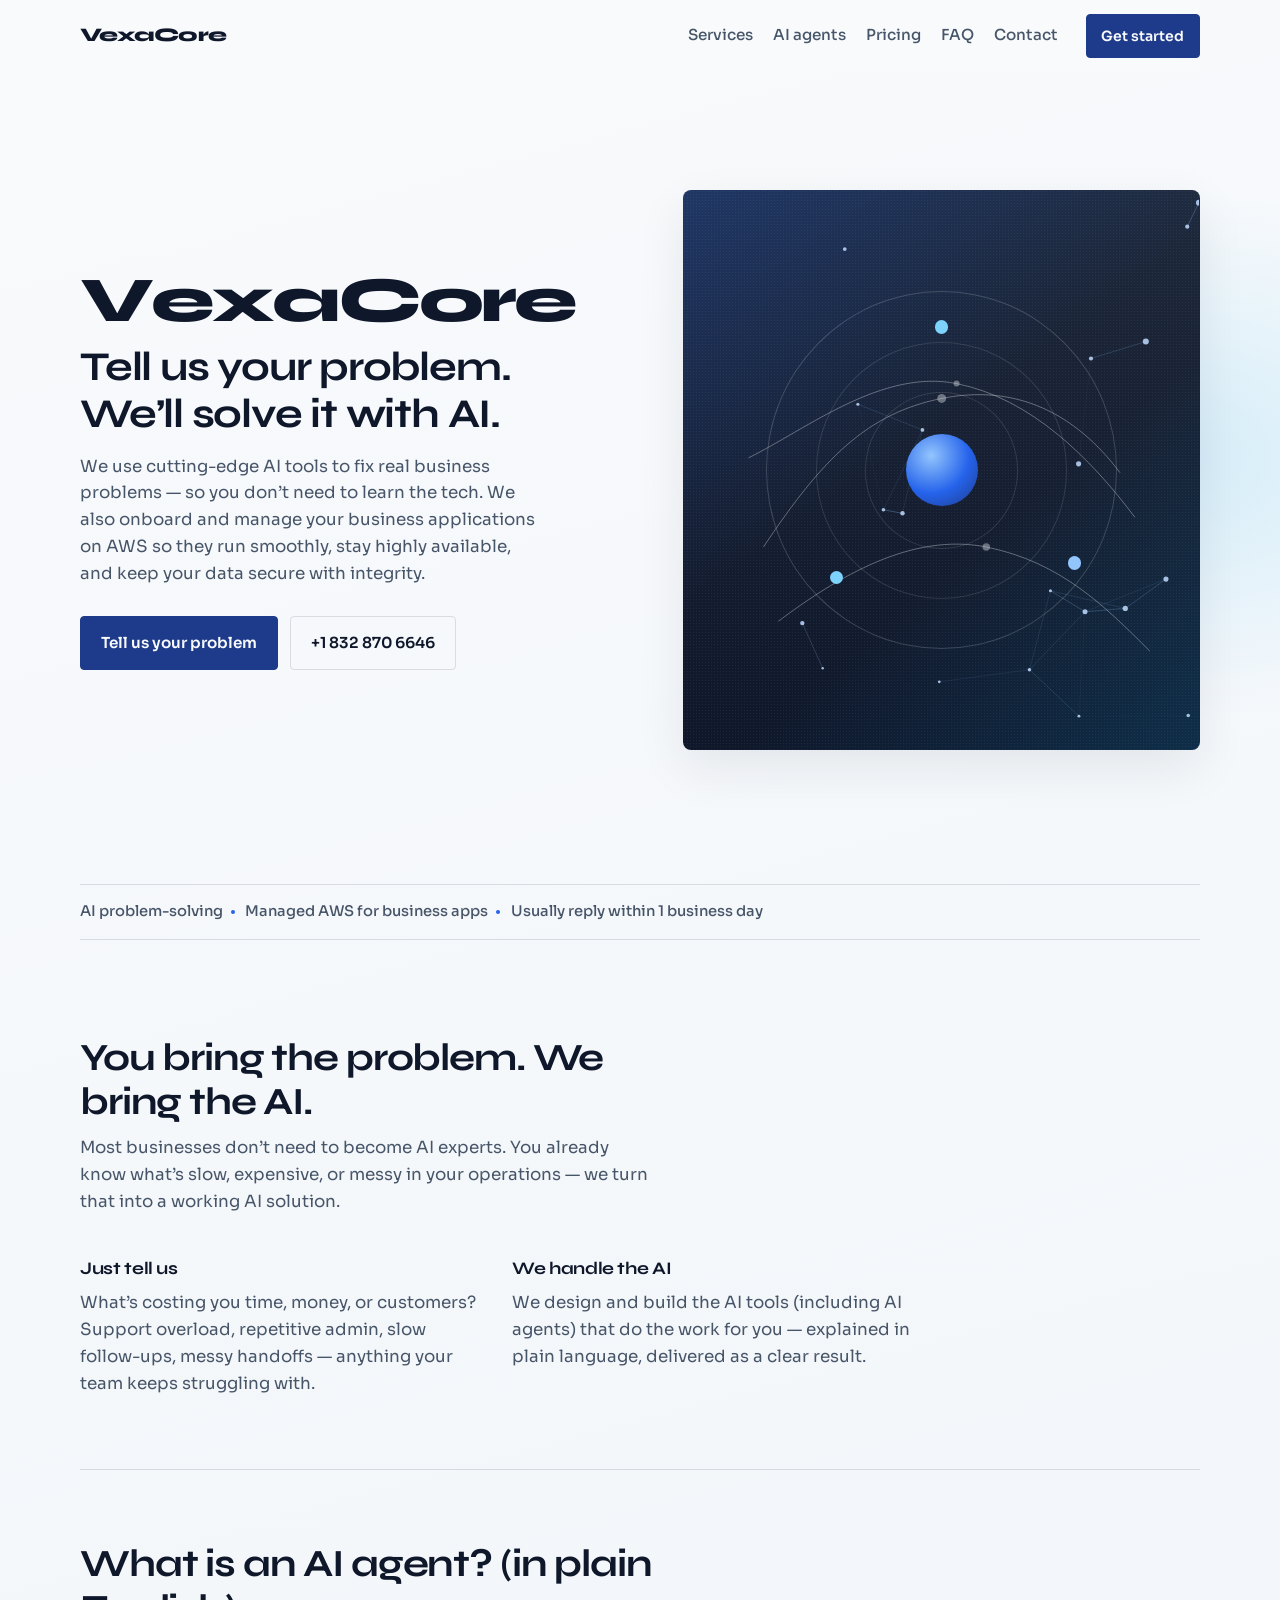
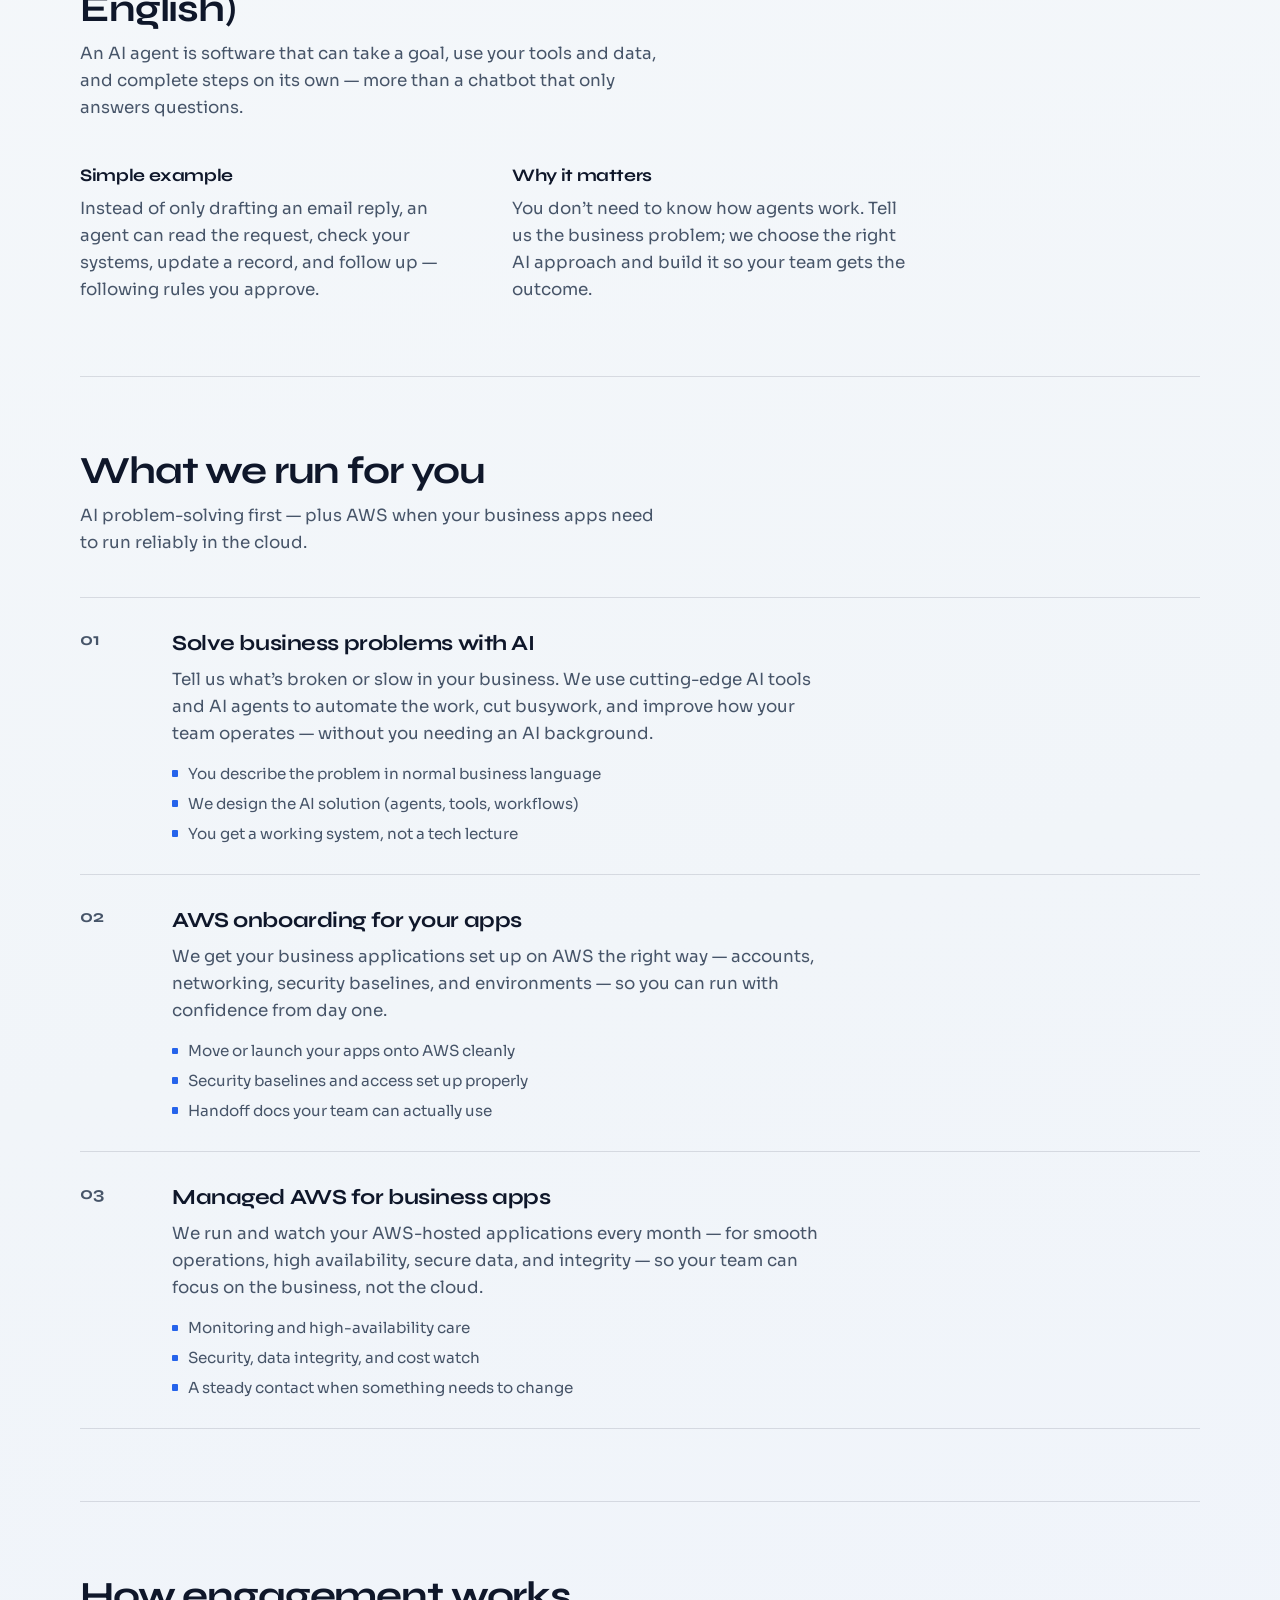
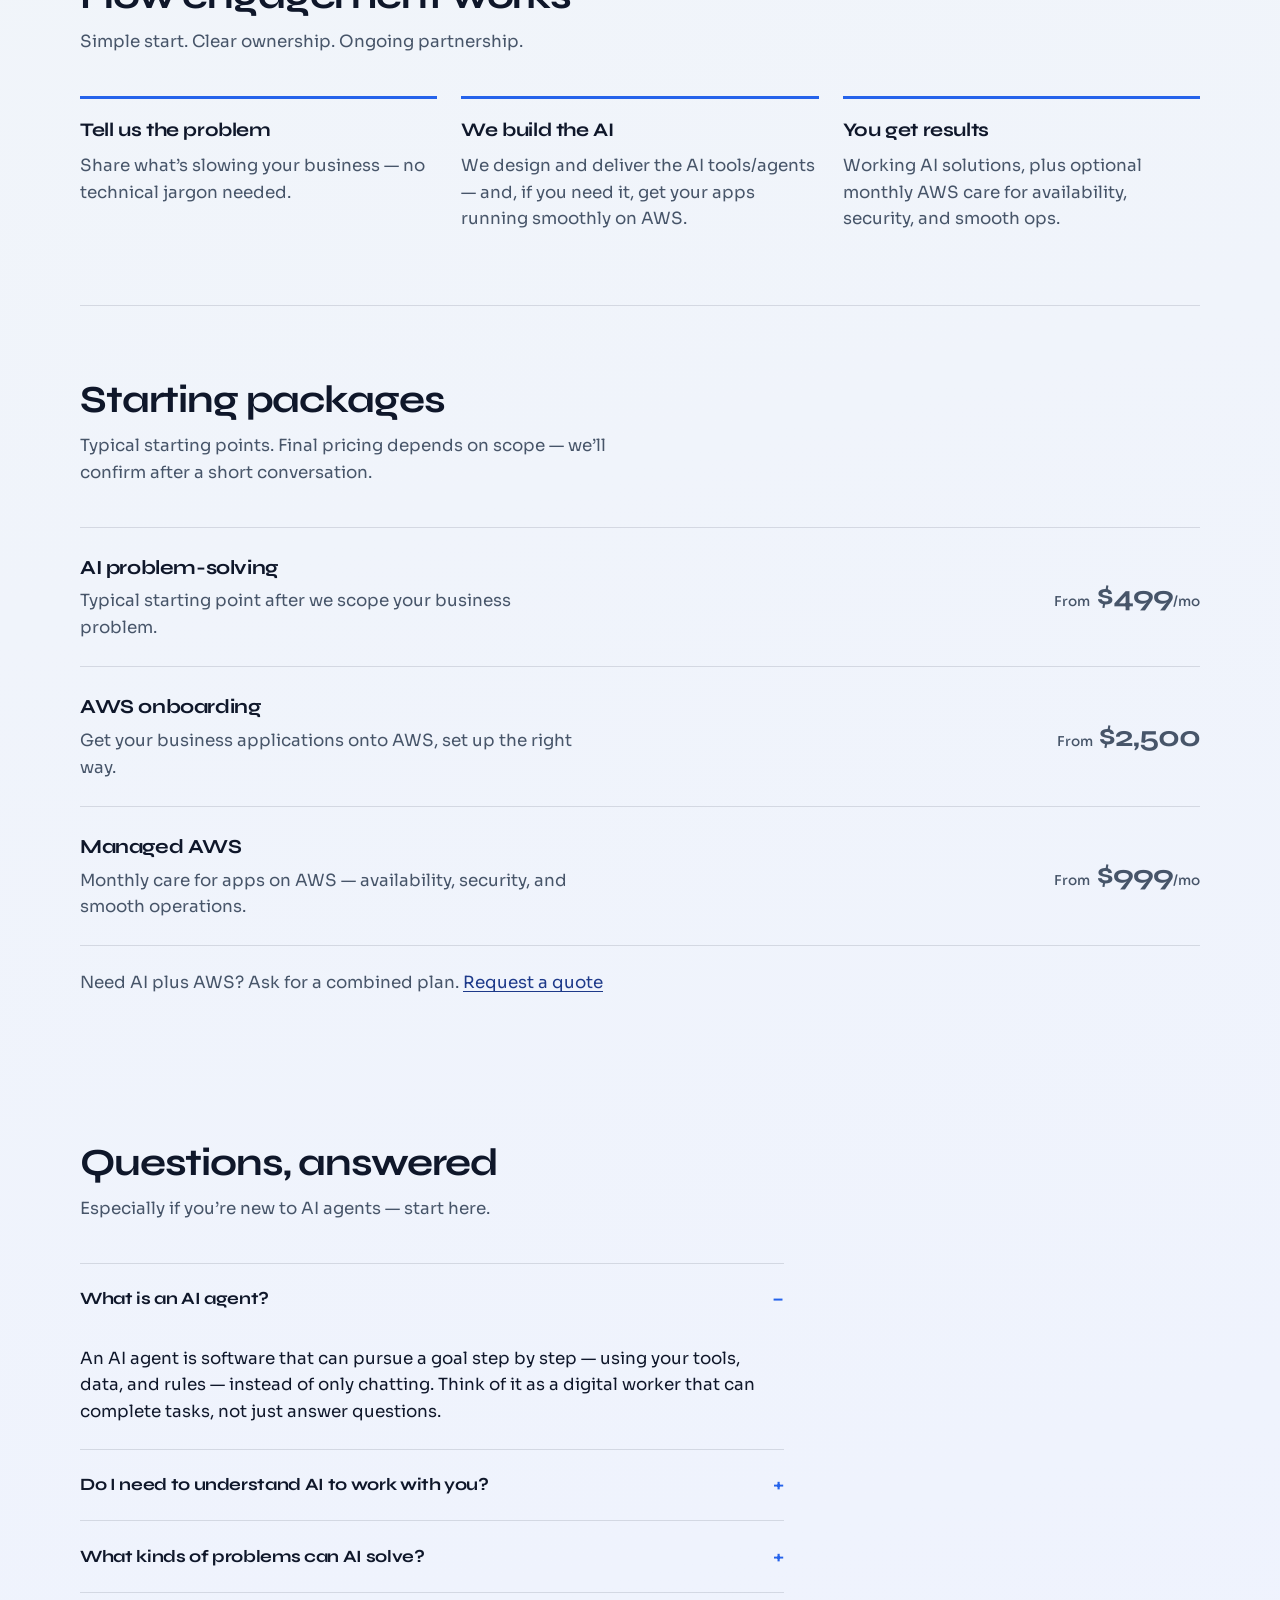
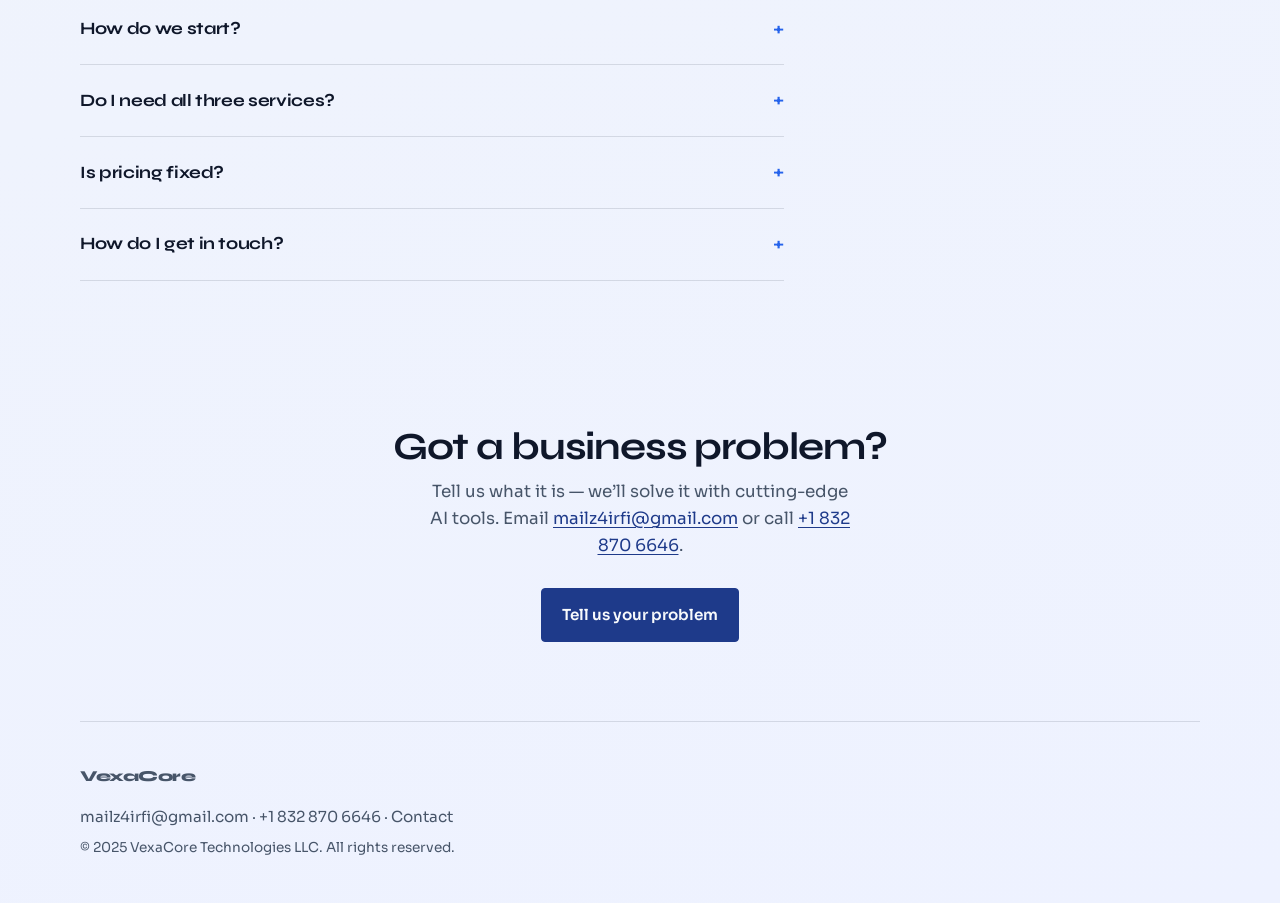
<file: index.html>
<!DOCTYPE html>
<html lang="en">
  <head>
    <meta charset="UTF-8" />
    <meta
      name="viewport"
      content="width=device-width, initial-scale=1, viewport-fit=cover"
    />
    <meta name="color-scheme" content="light dark" />
    <meta
      name="theme-color"
      media="(prefers-color-scheme: light)"
      content="#f8fafc"
    />
    <meta
      name="theme-color"
      media="(prefers-color-scheme: dark)"
      content="#0f172a"
    />
    <meta name="apple-mobile-web-app-capable" content="yes" />
    <meta name="mobile-web-app-capable" content="yes" />
    <meta
      name="apple-mobile-web-app-status-bar-style"
      content="black-translucent"
    />
    <title>VexaCore — Solve business problems with AI & managed AWS</title>
    <meta
      name="description"
      content="Tell us your business problem — VexaCore solves it with cutting-edge AI tools and AI agents. Plus AWS onboarding and managed cloud operations."
    />
    <link rel="canonical" href="https://vexacore.ai/" />
    <meta property="og:type" content="website" />
    <meta property="og:url" content="https://vexacore.ai/" />
    <meta
      property="og:title"
      content="VexaCore — Solve business problems with AI"
    />
    <meta
      property="og:description"
      content="Just tell us your problem. We solve it with cutting-edge AI tools — plus AWS onboarding and managed cloud ops."
    />
    <meta property="og:site_name" content="VexaCore" />
    <meta property="og:image" content="https://vexacore.ai/og.jpg" />
    <meta property="og:image:width" content="1200" />
    <meta property="og:image:height" content="630" />
    <meta name="twitter:card" content="summary_large_image" />
    <meta
      name="twitter:title"
      content="VexaCore — Solve business problems with AI"
    />
    <meta
      name="twitter:description"
      content="Just tell us your problem. We solve it with cutting-edge AI tools — plus AWS onboarding and managed cloud ops."
    />
    <meta name="twitter:image" content="https://vexacore.ai/og.jpg" />
    <link rel="icon" href="favicon.svg?v=2" type="image/svg+xml" />
    <link rel="apple-touch-icon" href="og.jpg" />
    <link rel="preconnect" href="https://fonts.googleapis.com" />
    <link rel="preconnect" href="https://fonts.gstatic.com" crossorigin />
    <link
      href="https://fonts.googleapis.com/css2?family=Sora:wght@400;500;600&family=Syne:wght@600;700;800&display=swap"
      rel="stylesheet"
    />
    <link rel="stylesheet" href="styles.css?v=8" />
    <script type="application/ld+json">
      {
        "@context": "https://schema.org",
        "@type": "Organization",
        "name": "VexaCore",
        "url": "https://vexacore.ai",
        "email": "mailz4irfi@gmail.com",
        "telephone": "+1-832-870-6646",
        "description": "Tell us your business problem — VexaCore solves it with cutting-edge AI tools and AI agents, plus AWS onboarding and managed cloud operations."
      }
    </script>
  </head>
  <body>
    <div class="scroll-progress" id="scroll-progress" aria-hidden="true"></div>
    <header class="site-header">
      <a class="logo" href="index.html" aria-label="VexaCore home">VexaCore</a>
      <nav class="nav" id="site-nav" aria-label="Primary">
        <a href="#services">Services</a>
        <a href="#agents">AI agents</a>
        <a href="#pricing">Pricing</a>
        <a href="#faq">FAQ</a>
        <a href="contact.html">Contact</a>
      </nav>
      <div class="header-actions">
        <button
          class="nav-toggle"
          type="button"
          aria-expanded="false"
          aria-controls="site-nav"
          aria-label="Open menu"
        >
          <span></span>
          <span></span>
          <span></span>
        </button>
        <a class="btn btn-small header-cta" href="contact.html">Get started</a>
      </div>
    </header>
    <div class="nav-backdrop" id="nav-backdrop" hidden></div>

    <main>
      <section class="hero" aria-label="Introduction">
        <div class="hero-copy">
          <p class="brand-mark">VexaCore</p>
          <h1>Tell us your problem. We’ll solve it with AI.</h1>
          <p class="lede">
            We use cutting-edge AI tools to fix real business problems — so you
            don’t need to learn the tech. We also onboard and manage your
            business applications on AWS so they run smoothly, stay highly
            available, and keep your data secure with integrity.
          </p>
          <div class="cta-row">
            <a class="btn" href="contact.html">Tell us your problem</a>
            <a class="btn btn-ghost" href="tel:+18328706646">+1 832 870 6646</a>
          </div>
        </div>
        <div class="hero-visual" aria-hidden="true">
          <canvas class="hero-canvas" id="hero-canvas"></canvas>
          <div class="hero-spotlight" id="hero-spotlight"></div>
          <div class="hero-grain"></div>
          <div class="orbit" id="hero-orbit">
            <span class="node node-a"></span>
            <span class="node node-b"></span>
            <span class="node node-c"></span>
            <span class="core"></span>
          </div>
          <svg class="mesh" viewBox="0 0 640 640" fill="none">
            <path
              d="M80 420C160 300 220 240 320 220C420 200 500 240 560 320"
              stroke="currentColor"
              stroke-width="1.25"
            />
            <path
              d="M60 300C140 260 240 180 340 200C440 220 520 300 580 380"
              stroke="currentColor"
              stroke-width="1.25"
            />
            <path
              d="M100 520C180 460 280 400 380 420C480 440 540 500 600 560"
              stroke="currentColor"
              stroke-width="1.25"
            />
            <circle cx="320" cy="220" r="6" fill="currentColor" />
            <circle cx="340" cy="200" r="4" fill="currentColor" />
            <circle cx="380" cy="420" r="5" fill="currentColor" />
          </svg>
        </div>
      </section>

      <section class="trust-strip" aria-label="Highlights">
        <p>
          <span>AI problem-solving</span>
          <span>Managed AWS for business apps</span>
          <span>Usually reply within 1 business day</span>
        </p>
      </section>

      <section class="section" id="about">
        <div class="section-head reveal">
          <h2>You bring the problem. We bring the AI.</h2>
          <p>
            Most businesses don’t need to become AI experts. You already know
            what’s slow, expensive, or messy in your operations — we turn that
            into a working AI solution.
          </p>
        </div>
        <div class="audience reveal">
          <p>
            <strong>Just tell us</strong>
            What’s costing you time, money, or customers? Support overload,
            repetitive admin, slow follow-ups, messy handoffs — anything your
            team keeps struggling with.
          </p>
          <p>
            <strong>We handle the AI</strong>
            We design and build the AI tools (including AI agents) that do the
            work for you — explained in plain language, delivered as a clear
            result.
          </p>
        </div>
      </section>

      <section class="section section-alt" id="agents">
        <div class="section-head reveal">
          <h2>What is an AI agent? (in plain English)</h2>
          <p>
            An AI agent is software that can take a goal, use your tools and
            data, and complete steps on its own — more than a chatbot that only
            answers questions.
          </p>
        </div>
        <div class="audience reveal">
          <p>
            <strong>Simple example</strong>
            Instead of only drafting an email reply, an agent can read the
            request, check your systems, update a record, and follow up —
            following rules you approve.
          </p>
          <p>
            <strong>Why it matters</strong>
            You don’t need to know how agents work. Tell us the business
            problem; we choose the right AI approach and build it so your team
            gets the outcome.
          </p>
        </div>
      </section>

      <section class="section" id="services">
        <div class="section-head reveal">
          <h2>What we run for you</h2>
          <p>
            AI problem-solving first — plus AWS when your business apps need to
            run reliably in the cloud.
          </p>
        </div>

        <div class="service-list">
          <article class="service reveal">
            <p class="service-index">01</p>
            <div>
              <h3>Solve business problems with AI</h3>
              <p>
                Tell us what’s broken or slow in your business. We use
                cutting-edge AI tools and AI agents to automate the work, cut
                busywork, and improve how your team operates — without you
                needing an AI background.
              </p>
              <ul class="service-points">
                <li>You describe the problem in normal business language</li>
                <li>We design the AI solution (agents, tools, workflows)</li>
                <li>You get a working system, not a tech lecture</li>
              </ul>
            </div>
          </article>
          <article class="service reveal">
            <p class="service-index">02</p>
            <div>
              <h3>AWS onboarding for your apps</h3>
              <p>
                We get your business applications set up on AWS the right way —
                accounts, networking, security baselines, and environments —
                so you can run with confidence from day one.
              </p>
              <ul class="service-points">
                <li>Move or launch your apps onto AWS cleanly</li>
                <li>Security baselines and access set up properly</li>
                <li>Handoff docs your team can actually use</li>
              </ul>
            </div>
          </article>
          <article class="service reveal">
            <p class="service-index">03</p>
            <div>
              <h3>Managed AWS for business apps</h3>
              <p>
                We run and watch your AWS-hosted applications every month —
                for smooth operations, high availability, secure data, and
                integrity — so your team can focus on the business, not the
                cloud.
              </p>
              <ul class="service-points">
                <li>Monitoring and high-availability care</li>
                <li>Security, data integrity, and cost watch</li>
                <li>A steady contact when something needs to change</li>
              </ul>
            </div>
          </article>
        </div>
      </section>

      <section class="section section-alt" id="how">
        <div class="section-head reveal">
          <h2>How engagement works</h2>
          <p>Simple start. Clear ownership. Ongoing partnership.</p>
        </div>
        <ol class="steps">
          <li class="reveal">
            <strong>Tell us the problem</strong>
            <span
              >Share what’s slowing your business — no technical jargon
              needed.</span
            >
          </li>
          <li class="reveal">
            <strong>We build the AI</strong>
            <span
              >We design and deliver the AI tools/agents — and, if you need it,
              get your apps running smoothly on AWS.</span
            >
          </li>
          <li class="reveal">
            <strong>You get results</strong>
            <span
              >Working AI solutions, plus optional monthly AWS care for
              availability, security, and smooth ops.</span
            >
          </li>
        </ol>
      </section>

      <section class="section" id="pricing">
        <div class="section-head reveal">
          <h2>Starting packages</h2>
          <p>
            Typical starting points. Final pricing depends on scope — we’ll
            confirm after a short conversation.
          </p>
        </div>
        <div class="pricing-list">
          <article class="price-row reveal">
          <div>
            <h3>AI problem-solving</h3>
            <p>Typical starting point after we scope your business problem.</p>
          </div>
            <p class="price"><span>From</span> $499<span>/mo</span></p>
          </article>
          <article class="price-row reveal">
            <div>
              <h3>AWS onboarding</h3>
              <p>Get your business applications onto AWS, set up the right way.</p>
            </div>
            <p class="price"><span>From</span> $2,500</p>
          </article>
          <article class="price-row reveal">
            <div>
              <h3>Managed AWS</h3>
              <p>
                Monthly care for apps on AWS — availability, security, and smooth
                operations.
              </p>
            </div>
            <p class="price"><span>From</span> $999<span>/mo</span></p>
          </article>
        </div>
        <p class="pricing-note reveal">
          Need AI plus AWS? Ask for a combined plan.
          <a href="contact.html">Request a quote</a>
        </p>
      </section>

      <section class="section" id="faq">
        <div class="section-head reveal">
          <h2>Questions, answered</h2>
          <p>Especially if you’re new to AI agents — start here.</p>
        </div>
        <div class="faq-list">
          <details class="faq-item reveal" open>
            <summary>What is an AI agent?</summary>
            <p>
              An AI agent is software that can pursue a goal step by step — using
              your tools, data, and rules — instead of only chatting. Think of it
              as a digital worker that can complete tasks, not just answer
              questions.
            </p>
          </details>
          <details class="faq-item reveal">
            <summary>Do I need to understand AI to work with you?</summary>
            <p>
              No. Just tell us the business problem. We handle the AI design,
              tools, and setup — and explain what you’ll get in plain language.
            </p>
          </details>
          <details class="faq-item reveal">
            <summary>What kinds of problems can AI solve?</summary>
            <p>
              Everyday business busywork — the same things people do over and
              over. For example:
            </p>
            <ul class="service-points">
              <li>An automatic email reply agent for common customer questions</li>
              <li>A website or chat answering machine that works 24/7</li>
              <li>Filling spreadsheets and reports for you instead of typing by hand</li>
              <li>Following up with leads and appointment reminders automatically</li>
              <li>Booking or rescheduling meetings without phone tag</li>
              <li>Sending order / status updates so your team doesn’t repeat itself</li>
              <li>Sorting inbox messages and sending them to the right person</li>
            </ul>
            <p>
              If it’s repetitive and rules-based, AI is often a strong fit. Tell us
              your problem in plain words — we’ll suggest what to build.
            </p>
          </details>
          <details class="faq-item reveal">
            <summary>How do we start?</summary>
            <p>
              Tell us your problem on the
              <a href="contact.html">contact form</a>, by email, or by phone. We’ll
              suggest an AI approach and a clear next step.
            </p>
          </details>
          <details class="faq-item reveal">
            <summary>Do I need all three services?</summary>
            <p>
              No. Start with AI problem-solving alone, or add AWS onboarding /
              managed AWS if your business apps need to run on the cloud with
              high availability and strong security.
            </p>
          </details>
          <details class="faq-item reveal">
            <summary>Is pricing fixed?</summary>
            <p>
              The numbers above are starting points. Scope varies — we’ll give
              you a clear quote before anything begins.
            </p>
          </details>
          <details class="faq-item reveal">
            <summary>How do I get in touch?</summary>
            <p>
              Use the
              <a href="contact.html">contact form</a>, email
              <a href="mailto:mailz4irfi@gmail.com">mailz4irfi@gmail.com</a>, or
              call
              <a href="tel:+18328706646">+1 832 870 6646</a>.
            </p>
          </details>
        </div>
      </section>

      <section class="section cta-band reveal">
        <h2>Got a business problem?</h2>
        <p>
          Tell us what it is — we’ll solve it with cutting-edge AI tools. Email
          <a href="mailto:mailz4irfi@gmail.com">mailz4irfi@gmail.com</a>
          or call
          <a href="tel:+18328706646">+1 832 870 6646</a>.
        </p>
        <a class="btn" href="contact.html">Tell us your problem</a>
      </section>
    </main>

    <footer class="site-footer">
      <p class="logo">VexaCore</p>
      <p>
        <a href="mailto:mailz4irfi@gmail.com">mailz4irfi@gmail.com</a>
        ·
        <a href="tel:+18328706646">+1 832 870 6646</a>
        ·
        <a href="contact.html">Contact</a>
      </p>
      <p class="fine">&copy; 2025 VexaCore Technologies LLC. All rights reserved.</p>
    </footer>

    <script src="script.js?v=8"></script>
  </body>
</html>
</file>
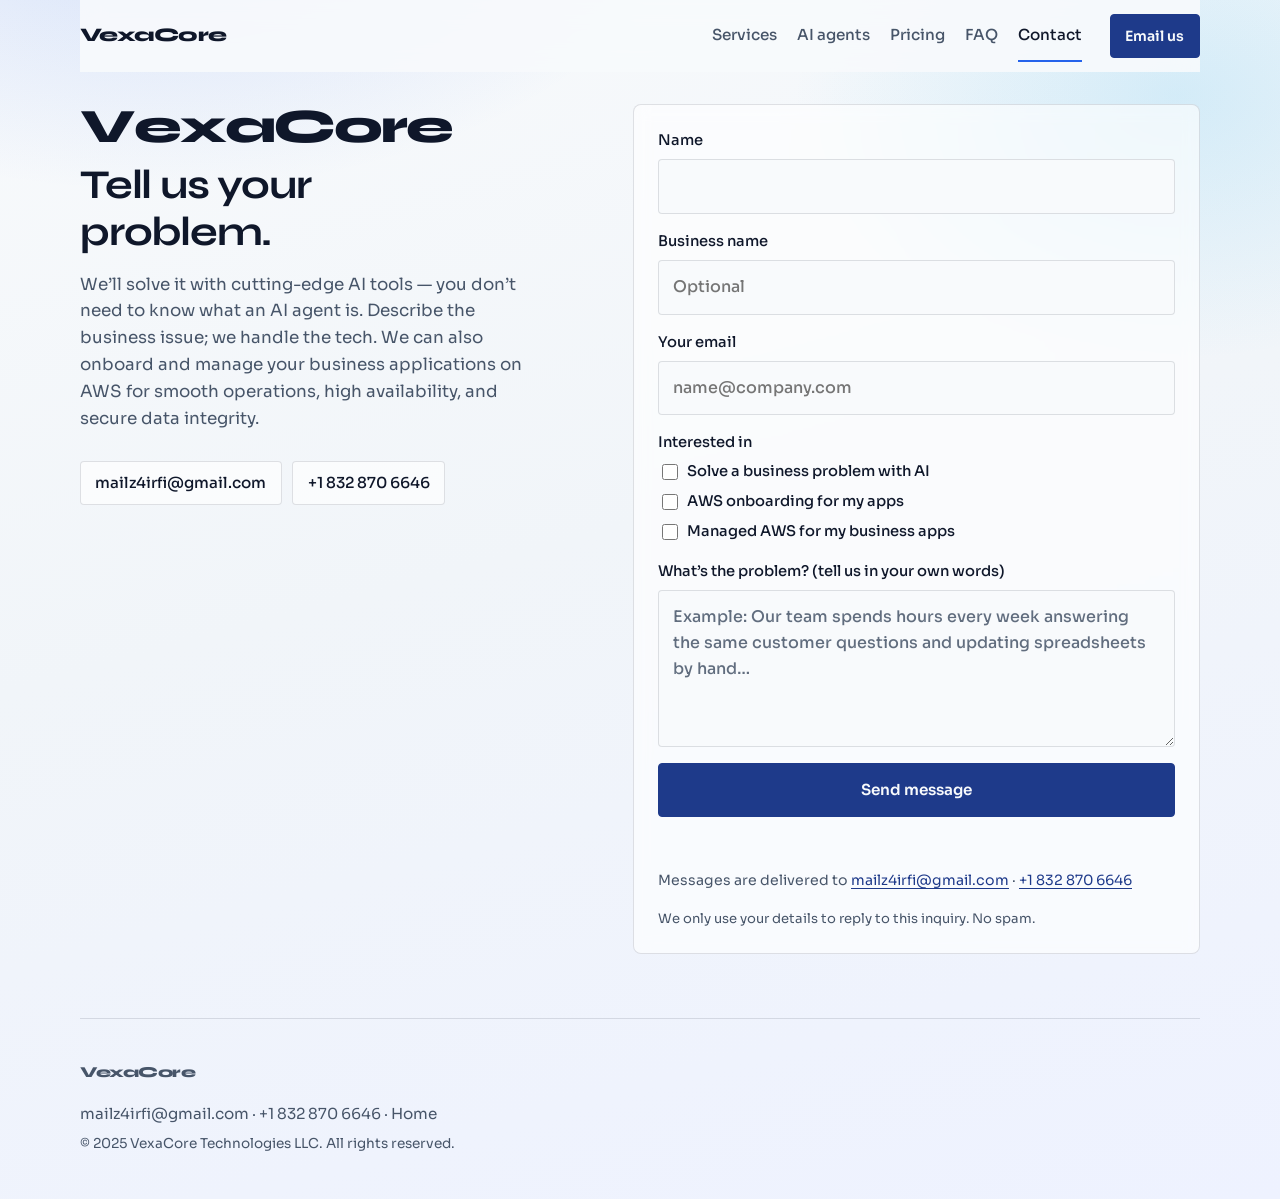
<file: contact.html>
<!DOCTYPE html>
<html lang="en">
  <head>
    <meta charset="UTF-8" />
    <meta
      name="viewport"
      content="width=device-width, initial-scale=1, viewport-fit=cover"
    />
    <meta name="color-scheme" content="light dark" />
    <meta
      name="theme-color"
      media="(prefers-color-scheme: light)"
      content="#f8fafc"
    />
    <meta
      name="theme-color"
      media="(prefers-color-scheme: dark)"
      content="#0f172a"
    />
    <meta name="apple-mobile-web-app-capable" content="yes" />
    <meta name="mobile-web-app-capable" content="yes" />
    <meta
      name="apple-mobile-web-app-status-bar-style"
      content="black-translucent"
    />
    <title>Contact — VexaCore</title>
    <meta
      name="description"
      content="Tell us your business problem — VexaCore solves it with cutting-edge AI tools. AWS onboarding and managed cloud available too."
    />
    <link rel="canonical" href="https://vexacore.ai/contact.html" />
    <meta property="og:type" content="website" />
    <meta property="og:url" content="https://vexacore.ai/contact.html" />
    <meta property="og:title" content="Contact — VexaCore" />
    <meta
      property="og:description"
      content="Contact VexaCore about AI agents, AWS onboarding, or managed AWS operations."
    />
    <meta property="og:site_name" content="VexaCore" />
    <meta property="og:image" content="https://vexacore.ai/og.jpg" />
    <meta name="twitter:card" content="summary_large_image" />
    <meta name="twitter:image" content="https://vexacore.ai/og.jpg" />
    <link rel="icon" href="favicon.svg?v=2" type="image/svg+xml" />
    <link rel="preconnect" href="https://fonts.googleapis.com" />
    <link rel="preconnect" href="https://fonts.gstatic.com" crossorigin />
    <link
      href="https://fonts.googleapis.com/css2?family=Sora:wght@400;500;600&family=Syne:wght@600;700;800&display=swap"
      rel="stylesheet"
    />
    <link rel="stylesheet" href="styles.css?v=8" />
  </head>
  <body>
    <div class="scroll-progress" id="scroll-progress" aria-hidden="true"></div>
    <header class="site-header">
      <a class="logo" href="index.html" aria-label="VexaCore home">VexaCore</a>
      <nav class="nav" id="site-nav" aria-label="Primary">
        <a href="index.html#services">Services</a>
        <a href="index.html#agents">AI agents</a>
        <a href="index.html#pricing">Pricing</a>
        <a href="index.html#faq">FAQ</a>
        <a href="contact.html" aria-current="page">Contact</a>
      </nav>
      <div class="header-actions">
        <button
          class="nav-toggle"
          type="button"
          aria-expanded="false"
          aria-controls="site-nav"
          aria-label="Open menu"
        >
          <span></span>
          <span></span>
          <span></span>
        </button>
        <a class="btn btn-small header-cta" href="mailto:mailz4irfi@gmail.com"
          >Email us</a
        >
      </div>
    </header>
    <div class="nav-backdrop" id="nav-backdrop" hidden></div>

    <main>
      <section class="contact-page">
        <div class="contact-intro">
          <p class="brand-mark">VexaCore</p>
          <h1>Tell us your problem.</h1>
          <p class="lede">
            We’ll solve it with cutting-edge AI tools — you don’t need to know
            what an AI agent is. Describe the business issue; we handle the tech.
            We can also onboard and manage your business applications on AWS for
            smooth operations, high availability, and secure data integrity.
          </p>
          <div class="contact-chips">
            <a class="contact-chip" href="mailto:mailz4irfi@gmail.com"
              >mailz4irfi@gmail.com</a
            >
            <a class="contact-chip" href="tel:+18328706646">+1 832 870 6646</a>
          </div>
        </div>

        <form class="contact-form" id="contact-form" novalidate>
          <div class="form-fields" id="form-fields">
            <input type="checkbox" name="botcheck" class="botcheck" tabindex="-1" autocomplete="off" />
            <label>
              Name
              <input type="text" name="name" autocomplete="name" required />
            </label>
            <label>
              Business name
              <input
                type="text"
                name="business"
                autocomplete="organization"
                placeholder="Optional"
              />
            </label>
            <label>
              Your email
              <input
                type="email"
                name="email"
                id="client-email"
                autocomplete="email"
                required
                placeholder="name@company.com"
                inputmode="email"
                spellcheck="false"
              />
              <span class="field-error" id="email-error" hidden></span>
            </label>
            <fieldset>
              <legend>Interested in</legend>
              <label class="check">
                <input
                  type="checkbox"
                  name="interest"
                  value="Solve a business problem with AI"
                />
                Solve a business problem with AI
              </label>
              <label class="check">
                <input type="checkbox" name="interest" value="AWS onboarding for my apps" />
                AWS onboarding for my apps
              </label>
              <label class="check">
                <input
                  type="checkbox"
                  name="interest"
                  value="Managed AWS for my business apps"
                />
                Managed AWS for my business apps
              </label>
            </fieldset>
            <label>
              What’s the problem? (tell us in your own words)
              <textarea
                name="message"
                rows="5"
                required
                placeholder="Example: Our team spends hours every week answering the same customer questions and updating spreadsheets by hand…"
              ></textarea>
            </label>
            <button class="btn" type="submit">Send message</button>
            <p class="form-status" id="form-status" role="status" aria-live="polite"></p>
            <p class="form-note">
              Messages are delivered to
              <a href="mailto:mailz4irfi@gmail.com">mailz4irfi@gmail.com</a>
              ·
              <a href="tel:+18328706646">+1 832 870 6646</a>
            </p>
            <p class="privacy-note">
              We only use your details to reply to this inquiry. No spam.
            </p>
          </div>

          <div class="form-success" id="form-success" hidden>
            <p class="form-success-title">Message sent</p>
            <p class="form-success-text">
              Thanks — we got your message and will get back to you soon at the
              email you provided.
            </p>
            <button class="btn" type="button" id="send-another">
              Send another message
            </button>
          </div>
        </form>
      </section>
    </main>

    <footer class="site-footer">
      <p class="logo">VexaCore</p>
      <p>
        <a href="mailto:mailz4irfi@gmail.com">mailz4irfi@gmail.com</a>
        ·
        <a href="tel:+18328706646">+1 832 870 6646</a>
        ·
        <a href="index.html">Home</a>
      </p>
      <p class="fine">&copy; 2025 VexaCore Technologies LLC. All rights reserved.</p>
    </footer>

    <script src="script.js?v=8"></script>
  </body>
</html>
</file>
<file: styles.css>
:root {
  --ink: #0f172a;
  --muted: #475569;
  --paper: #f1f5f9;
  --paper-deep: #e2e8f0;
  --surface: rgba(255, 255, 255, 0.62);
  --line: rgba(15, 23, 42, 0.12);
  --accent: #2563eb;
  --accent-deep: #1e3a8a;
  --warm: #0284c7;
  --glow-a: rgba(37, 99, 235, 0.18);
  --glow-b: rgba(14, 165, 233, 0.14);
  --header-bg: rgba(248, 250, 252, 0.9);
  --page-base: #f8fafc;
  --page-mid: #eef2ff;
  --btn-text: #f8fafc;
  --radius: 4px;
  --max: 1120px;
  --font-display: "Syne", sans-serif;
  --font-body: "Sora", sans-serif;
  --shadow-soft: 0 18px 50px rgba(15, 23, 42, 0.08);
  --safe-top: env(safe-area-inset-top, 0px);
  --safe-right: env(safe-area-inset-right, 0px);
  --safe-bottom: env(safe-area-inset-bottom, 0px);
  --safe-left: env(safe-area-inset-left, 0px);
  --header-offset: calc(4.25rem + var(--safe-top));
  color-scheme: light dark;
}

@media (prefers-color-scheme: dark) {
  :root {
    --ink: #e2e8f0;
    --muted: #94a3b8;
    --paper: #0f172a;
    --paper-deep: #1e293b;
    --surface: rgba(30, 41, 59, 0.78);
    --line: rgba(226, 232, 240, 0.12);
    --accent: #60a5fa;
    --accent-deep: #3b82f6;
    --warm: #38bdf8;
    --glow-a: rgba(59, 130, 246, 0.18);
    --glow-b: rgba(14, 165, 233, 0.12);
    --header-bg: rgba(15, 23, 42, 0.92);
    --page-base: #020617;
    --page-mid: #0f172a;
    --btn-text: #f8fafc;
    --shadow-soft: 0 18px 50px rgba(0, 0, 0, 0.35);
  }
}

*,
*::before,
*::after {
  box-sizing: border-box;
}

html {
  scroll-behavior: smooth;
  -webkit-text-size-adjust: 100%;
  text-size-adjust: 100%;
}

body {
  margin: 0;
  color: var(--ink);
  font-family: var(--font-body);
  font-size: 1.05rem;
  line-height: 1.6;
  background:
    radial-gradient(900px 520px at 12% -10%, var(--glow-a), transparent 60%),
    radial-gradient(700px 480px at 92% 8%, var(--glow-b), transparent 55%),
    linear-gradient(165deg, var(--page-base) 0%, var(--paper) 45%, var(--page-mid) 100%);
  min-height: 100vh;
  min-height: 100dvh;
  overflow-x: clip;
  padding-left: var(--safe-left);
  padding-right: var(--safe-right);
  padding-bottom: var(--safe-bottom);
  -webkit-tap-highlight-color: transparent;
}

img,
svg,
video,
canvas {
  max-width: 100%;
  display: block;
}

.scroll-progress {
  position: fixed;
  top: 0;
  left: 0;
  z-index: 40;
  width: 100%;
  height: 3px;
  padding-top: var(--safe-top);
  transform-origin: left center;
  transform: scaleX(0);
  background: linear-gradient(90deg, #1e3a8a, #2563eb, #38bdf8);
  background-clip: content-box;
  pointer-events: none;
}

body.nav-open {
  overflow: hidden;
}

a {
  color: var(--accent-deep);
  text-decoration-thickness: 1px;
  text-underline-offset: 0.18em;
}

a:hover {
  color: var(--warm);
}

.site-header {
  width: min(var(--max), calc(100% - 2.5rem));
  margin: 0 auto;
  padding: calc(0.85rem + var(--safe-top)) 0 0.85rem;
  display: flex;
  align-items: center;
  gap: 1rem;
  position: sticky;
  top: 0;
  z-index: 30;
  background: var(--header-bg);
  backdrop-filter: blur(12px);
  -webkit-backdrop-filter: blur(12px);
  border-bottom: 1px solid transparent;
}

.site-header.is-scrolled {
  border-bottom-color: var(--line);
}

.logo {
  font-family: var(--font-display);
  font-weight: 800;
  font-size: 1.2rem;
  letter-spacing: -0.03em;
  color: var(--ink);
  text-decoration: none;
  min-height: 44px;
  display: inline-flex;
  align-items: center;
}

.header-actions {
  display: flex;
  align-items: center;
  gap: 0.65rem;
  margin-left: 0.75rem;
}

.nav-toggle {
  display: none;
  width: 44px;
  height: 44px;
  padding: 0;
  border: 1px solid var(--line);
  border-radius: var(--radius);
  background: var(--surface);
  cursor: pointer;
  align-items: center;
  justify-content: center;
  flex-direction: column;
  gap: 5px;
}

.nav-toggle span {
  display: block;
  width: 18px;
  height: 2px;
  background: var(--ink);
  transition: transform 180ms ease, opacity 180ms ease;
}

.nav-toggle[aria-expanded="true"] span:nth-child(1) {
  transform: translateY(7px) rotate(45deg);
}

.nav-toggle[aria-expanded="true"] span:nth-child(2) {
  opacity: 0;
}

.nav-toggle[aria-expanded="true"] span:nth-child(3) {
  transform: translateY(-7px) rotate(-45deg);
}

.nav-backdrop {
  position: fixed;
  inset: 0;
  z-index: 25;
  background: rgba(15, 23, 42, 0.45);
  border: 0;
  padding: 0;
  margin: 0;
}

.nav-backdrop[hidden] {
  display: none;
}

.nav {
  display: flex;
  gap: 1.25rem;
  align-items: center;
  margin-left: auto;
}

.header-cta {
  min-height: 44px;
}

.nav a {
  position: relative;
  color: var(--muted);
  text-decoration: none;
  font-size: 0.95rem;
  font-weight: 500;
  min-height: 44px;
  display: inline-flex;
  align-items: center;
}

.nav a:hover,
.nav a[aria-current="page"],
.nav a.is-active {
  color: var(--ink);
}

.nav a::after {
  content: "";
  position: absolute;
  left: 0;
  bottom: -0.25rem;
  width: 100%;
  height: 2px;
  background: var(--accent);
  transform: scaleX(0);
  transform-origin: left;
  transition: transform 200ms ease;
}

.nav a:hover::after,
.nav a[aria-current="page"]::after,
.nav a.is-active::after {
  transform: scaleX(1);
}

.btn {
  display: inline-flex;
  align-items: center;
  justify-content: center;
  gap: 0.5rem;
  min-height: 44px;
  padding: 0.85rem 1.25rem;
  border-radius: var(--radius);
  border: 1px solid var(--accent-deep);
  background: var(--accent-deep);
  color: var(--btn-text);
  font: inherit;
  font-size: 0.95rem;
  font-weight: 600;
  text-decoration: none;
  cursor: pointer;
  transition: transform 180ms ease, background 180ms ease, color 180ms ease;
  touch-action: manipulation;
}

.btn:hover {
  background: var(--accent);
  border-color: var(--accent);
  color: #fff;
  transform: translateY(-1px);
}

.btn-magnetic {
  will-change: transform;
  transition: transform 120ms ease, background 180ms ease, color 180ms ease,
    border-color 180ms ease;
}

.btn-magnetic:hover {
  transform: none;
}

.btn-ghost {
  background: transparent;
  color: var(--ink);
  border-color: var(--line);
}

.btn-ghost:hover {
  background: var(--surface);
  color: var(--ink);
  border-color: var(--ink);
}

.btn-small {
  padding: 0.55rem 0.9rem;
  font-size: 0.88rem;
}

.hero {
  width: min(var(--max), calc(100% - 2.5rem));
  margin: 0 auto;
  min-height: calc(100vh - 5.5rem);
  display: grid;
  grid-template-columns: 1.05fr 0.95fr;
  gap: 2rem;
  align-items: center;
  padding: 1rem 0 2rem;
}

.trust-strip {
  width: min(var(--max), calc(100% - 2.5rem));
  margin: 0 auto 1.5rem;
  padding: 0.95rem 0;
  border-top: 1px solid var(--line);
  border-bottom: 1px solid var(--line);
}

.trust-strip p {
  margin: 0;
  display: flex;
  flex-wrap: wrap;
  gap: 0.65rem 1.4rem;
  color: var(--muted);
  font-size: 0.92rem;
  font-weight: 500;
}

.trust-strip span {
  position: relative;
}

.trust-strip span:not(:last-child)::after {
  content: "";
  position: absolute;
  right: -0.75rem;
  top: 50%;
  width: 4px;
  height: 4px;
  border-radius: 50%;
  background: var(--accent);
  transform: translateY(-50%);
}

.hero-copy {
  position: relative;
  z-index: 1;
}

.split-text {
  display: flex;
  flex-wrap: wrap;
}

.split-char {
  display: inline-block;
  opacity: 0;
  transform: translateY(0.55em);
  animation: char-in 560ms cubic-bezier(0.2, 0.8, 0.2, 1) forwards;
}

@keyframes char-in {
  to {
    opacity: 1;
    transform: translateY(0);
  }
}

.hero-visual {
  position: relative;
  min-height: min(68vh, 560px);
  border-radius: 8px;
  overflow: hidden;
  background:
    linear-gradient(145deg, rgba(37, 99, 235, 0.24), transparent 45%),
    linear-gradient(320deg, rgba(14, 165, 233, 0.16), transparent 40%),
    linear-gradient(180deg, #1e293b 0%, #0f172a 100%);
  color: rgba(241, 245, 249, 0.45);
  box-shadow: var(--shadow-soft);
  animation: fade-in 900ms ease both;
  perspective: 800px;
}

.hero-canvas {
  position: absolute;
  inset: 0;
  width: 100%;
  height: 100%;
  z-index: 1;
}

.hero-spotlight {
  position: absolute;
  inset: 0;
  z-index: 2;
  opacity: 0;
  transition: opacity 220ms ease;
  background: radial-gradient(
    320px circle at var(--x, 50%) var(--y, 50%),
    rgba(96, 165, 250, 0.28),
    transparent 55%
  );
  pointer-events: none;
}

.hero-spotlight.is-active {
  opacity: 1;
}

.hero-grain {
  position: absolute;
  inset: 0;
  z-index: 3;
  opacity: 0.18;
  background-image: radial-gradient(rgba(241, 245, 249, 0.35) 0.6px, transparent 0.6px);
  background-size: 3px 3px;
  pointer-events: none;
}

.mesh {
  position: absolute;
  inset: 8% 4% auto;
  width: 92%;
  height: auto;
  opacity: 0.85;
  z-index: 4;
  pointer-events: none;
}

.orbit {
  position: absolute;
  inset: 18% 16%;
  z-index: 5;
  border: 1px solid rgba(241, 245, 249, 0.18);
  border-radius: 50%;
  animation: spin 28s linear infinite;
  transform-style: preserve-3d;
  transition: transform 180ms ease-out;
}

.brand-mark {
  margin: 0 0 0.75rem;
  font-family: var(--font-display);
  font-weight: 800;
  font-size: clamp(2.4rem, 6vw, 4rem);
  letter-spacing: -0.045em;
  line-height: 0.95;
  color: var(--ink);
}

.hero h1,
.contact-intro h1 {
  margin: 0 0 1rem;
  font-family: var(--font-display);
  font-weight: 700;
  font-size: clamp(1.7rem, 3.4vw, 2.55rem);
  letter-spacing: -0.03em;
  line-height: 1.15;
  max-width: 16ch;
}

.lede {
  margin: 0 0 1.75rem;
  color: var(--muted);
  max-width: 38ch;
  font-size: 1.05rem;
}

.cta-row {
  display: flex;
  flex-wrap: wrap;
  gap: 0.75rem;
}

.orbit::before,
.orbit::after {
  content: "";
  position: absolute;
  inset: 14%;
  border: 1px solid rgba(241, 245, 249, 0.12);
  border-radius: 50%;
}

.orbit::after {
  inset: 28%;
}

.core {
  position: absolute;
  top: 50%;
  left: 50%;
  width: 4.5rem;
  height: 4.5rem;
  margin: -2.25rem 0 0 -2.25rem;
  border-radius: 50%;
  background:
    radial-gradient(circle at 35% 30%, #93c5fd, #2563eb 55%, #1e3a8a 100%);
  animation: pulse 3.2s ease-in-out infinite;
}

.node {
  position: absolute;
  width: 0.85rem;
  height: 0.85rem;
  border-radius: 50%;
  background: #7dd3fc;
}

.node-a {
  top: 8%;
  left: 48%;
}

.node-b {
  bottom: 22%;
  right: 10%;
  background: #93c5fd;
}

.node-c {
  bottom: 18%;
  left: 18%;
}

.section {
  width: min(var(--max), calc(100% - 2.5rem));
  margin: 0 auto;
  padding: 4.5rem 0;
  scroll-margin-top: calc(5.5rem + var(--safe-top));
}

.section-alt {
  border-top: 1px solid var(--line);
  border-bottom: 1px solid var(--line);
}

.section-head {
  max-width: 36rem;
  margin-bottom: 2.5rem;
}

.section-head h2,
.cta-band h2 {
  margin: 0 0 0.65rem;
  font-family: var(--font-display);
  font-size: clamp(1.8rem, 3vw, 2.4rem);
  letter-spacing: -0.03em;
  line-height: 1.15;
}

.section-head p,
.cta-band p {
  margin: 0;
  color: var(--muted);
}

.service-list {
  display: grid;
  gap: 0;
}

.service {
  display: grid;
  grid-template-columns: 4.5rem 1fr;
  gap: 1.25rem;
  padding: 1.75rem 0;
  border-top: 1px solid var(--line);
}

.service:last-child {
  border-bottom: 1px solid var(--line);
}

.service-index {
  margin: 0.2rem 0 0;
  font-family: var(--font-display);
  font-weight: 700;
  font-size: 1.1rem;
  color: var(--accent);
}

.service h3 {
  margin: 0 0 0.4rem;
  font-family: var(--font-display);
  font-size: 1.35rem;
  letter-spacing: -0.02em;
}

.service p {
  margin: 0;
  color: var(--muted);
  max-width: 54ch;
}

.service-points {
  margin: 0.9rem 0 0;
  padding: 0;
  list-style: none;
  display: grid;
  gap: 0.35rem;
  max-width: 48ch;
}

.service-points li {
  position: relative;
  padding-left: 1rem;
  color: var(--muted);
  font-size: 0.95rem;
}

.service-points li::before {
  content: "";
  position: absolute;
  left: 0;
  top: 0.55em;
  width: 0.4rem;
  height: 0.4rem;
  border-radius: 1px;
  background: var(--accent);
}

.audience {
  display: grid;
  grid-template-columns: 1fr 1fr;
  gap: 2rem;
  max-width: 52rem;
}

.audience p {
  margin: 0;
  color: var(--muted);
}

.audience strong {
  display: block;
  margin-bottom: 0.4rem;
  font-family: var(--font-display);
  font-size: 1.1rem;
  color: var(--ink);
  letter-spacing: -0.02em;
}

.pricing-list {
  display: grid;
  gap: 0;
}

.price-row {
  display: grid;
  grid-template-columns: 1fr auto;
  gap: 1.5rem;
  align-items: center;
  padding: 1.5rem 0;
  border-top: 1px solid var(--line);
}

.price-row:last-of-type {
  border-bottom: 1px solid var(--line);
}

.price-row h3 {
  margin: 0 0 0.3rem;
  font-family: var(--font-display);
  font-size: 1.25rem;
  letter-spacing: -0.02em;
}

.price-row p {
  margin: 0;
  color: var(--muted);
  max-width: 42ch;
}

.price {
  margin: 0;
  font-family: var(--font-display);
  font-weight: 700;
  font-size: clamp(1.4rem, 2.5vw, 1.85rem);
  letter-spacing: -0.03em;
  white-space: nowrap;
  color: var(--ink);
}

.price span {
  font-family: var(--font-body);
  font-size: 0.85rem;
  font-weight: 500;
  color: var(--muted);
  letter-spacing: 0;
}

.pricing-note {
  margin: 1.5rem 0 0;
  color: var(--muted);
}

.faq-list {
  display: grid;
  gap: 0;
  max-width: 44rem;
}

.faq-item {
  border-top: 1px solid var(--line);
  padding: 0.35rem 0;
}

.faq-item:last-child {
  border-bottom: 1px solid var(--line);
}

.faq-item summary {
  cursor: pointer;
  list-style: none;
  padding: 1rem 1.75rem 1rem 0;
  font-family: var(--font-display);
  font-size: 1.08rem;
  font-weight: 700;
  letter-spacing: -0.02em;
  position: relative;
}

.faq-item summary::-webkit-details-marker {
  display: none;
}

.faq-item summary::after {
  content: "+";
  position: absolute;
  right: 0;
  top: 50%;
  transform: translateY(-50%);
  color: var(--accent);
  font-weight: 700;
  font-size: 1.25rem;
}

.faq-item[open] summary::after {
  content: "–";
}

.faq-item .service-points {
  margin: 0.75rem 0 1rem;
}

.faq-item p + .service-points {
  margin-top: 0.65rem;
}

.contact-direct {
  margin: 0;
  line-height: 1.8;
}

.contact-chips {
  display: flex;
  flex-wrap: wrap;
  gap: 0.65rem;
}

.contact-chip {
  display: inline-flex;
  align-items: center;
  min-height: 44px;
  padding: 0.55rem 0.9rem;
  border: 1px solid var(--line);
  border-radius: var(--radius);
  background: var(--surface);
  color: var(--ink);
  text-decoration: none;
  font-size: 0.95rem;
  font-weight: 500;
  touch-action: manipulation;
}

.contact-chip:hover {
  border-color: var(--accent);
  color: var(--accent-deep);
}

.reveal {
  opacity: 0;
  transform: translateY(16px);
  transition: opacity 550ms ease, transform 550ms ease;
}

.reveal.is-visible {
  opacity: 1;
  transform: translateY(0);
}

.steps {
  list-style: none;
  margin: 0;
  padding: 0;
  display: grid;
  grid-template-columns: repeat(3, 1fr);
  gap: 1.5rem;
}

.steps li {
  display: flex;
  flex-direction: column;
  gap: 0.45rem;
  padding-top: 1rem;
  border-top: 3px solid var(--accent);
}

.steps strong {
  font-family: var(--font-display);
  font-size: 1.2rem;
  letter-spacing: -0.02em;
}

.steps span {
  color: var(--muted);
}

.cta-band {
  text-align: center;
  padding-bottom: 5rem;
}

.cta-band h2 {
  max-width: none;
}

.cta-band p {
  margin: 0 auto 1.5rem;
  max-width: 36ch;
}

.cta-band .btn {
  margin-top: 0.25rem;
}

.site-footer {
  width: min(var(--max), calc(100% - 2.5rem));
  margin: 0 auto;
  padding: 2rem 0 2.75rem;
  border-top: 1px solid var(--line);
  display: grid;
  gap: 0.45rem;
}

.site-footer .logo {
  margin: 0;
}

.site-footer p {
  margin: 0;
  color: var(--muted);
  font-size: 0.95rem;
}

.site-footer a {
  color: inherit;
  text-decoration: none;
}

.site-footer a:hover {
  color: var(--accent-deep);
}

.fine {
  font-size: 0.85rem !important;
}

.contact-page {
  width: min(var(--max), calc(100% - 2.5rem));
  margin: 0 auto;
  padding: 2rem 0 4rem;
  display: grid;
  grid-template-columns: 0.95fr 1.05fr;
  gap: 2.5rem;
  align-items: start;
  min-height: calc(100vh - 10rem);
}

.contact-intro {
  animation: rise 700ms ease both;
}

.contact-intro .brand-mark {
  font-size: clamp(2rem, 5vw, 3rem);
}

.contact-intro h1 {
  max-width: 14ch;
}

.contact-form {
  display: grid;
  gap: 1rem;
  padding: 1.5rem;
  background: var(--surface);
  border: 1px solid var(--line);
  border-radius: 8px;
  backdrop-filter: blur(8px);
  animation: fade-in 800ms ease both;
  position: relative;
}

.contact-form label,
.contact-form fieldset {
  display: grid;
  gap: 0.4rem;
  margin: 0;
  padding: 0;
  border: 0;
  font-size: 0.92rem;
  font-weight: 500;
  color: var(--ink);
}

.contact-form legend {
  margin-bottom: 0.35rem;
  padding: 0;
}

.contact-form input[type="text"],
.contact-form input[type="email"],
.contact-form textarea {
  width: 100%;
  padding: 0.85rem 0.9rem;
  border: 1px solid var(--line);
  border-radius: var(--radius);
  background: var(--page-base);
  color: var(--ink);
  font: inherit;
  font-size: 16px;
  max-width: 100%;
}

.contact-form textarea::placeholder {
  color: var(--muted);
  opacity: 0.85;
}

.contact-form input:focus,
.contact-form textarea:focus {
  outline: 2px solid rgba(37, 99, 235, 0.35);
  outline-offset: 1px;
  border-color: var(--accent);
}

.check {
  display: flex !important;
  align-items: center;
  gap: 0.55rem;
  font-weight: 400;
  color: var(--muted);
}

.check input {
  width: 1rem;
  height: 1rem;
  accent-color: var(--accent-deep);
}

.form-note {
  margin: 0;
  color: var(--muted);
  font-size: 0.88rem;
  font-weight: 400;
}

.privacy-note {
  margin: 0;
  color: var(--muted);
  font-size: 0.82rem;
  font-weight: 400;
}

.form-fields {
  display: grid;
  gap: 1rem;
}

.form-success {
  display: grid;
  gap: 0.85rem;
  padding: 1.25rem 0.25rem;
  text-align: center;
}

.form-success[hidden] {
  display: none;
}

.form-success-title {
  margin: 0;
  font-family: var(--font-display);
  font-size: 1.6rem;
  font-weight: 800;
  letter-spacing: -0.03em;
  color: var(--accent-deep);
}

.form-success-text {
  margin: 0 auto 0.5rem;
  max-width: 28ch;
  color: var(--muted);
}

.contact-form.is-sent {
  border-color: rgba(37, 99, 235, 0.35);
}

.field-error {
  display: block;
  margin-top: 0.25rem;
  font-size: 0.85rem;
  font-weight: 500;
  color: #9a3412;
}

.field-error[hidden] {
  display: none;
}

.contact-form input.is-invalid,
.contact-form textarea.is-invalid {
  border-color: #c2410c;
  background: rgba(154, 52, 18, 0.04);
}

.form-status {
  margin: 0;
  min-height: 1.4em;
  font-size: 0.92rem;
  font-weight: 500;
  color: var(--muted);
}

.form-status--success {
  color: var(--accent-deep);
}

.form-status--error {
  color: #9a3412;
}

.botcheck {
  position: absolute;
  left: -9999px;
  opacity: 0;
  height: 0;
  width: 0;
  pointer-events: none;
}

.contact-form .btn:disabled {
  opacity: 0.7;
  cursor: wait;
  transform: none;
}

.contact-form label.is-focused {
  color: var(--accent-deep);
}

.contact-form.is-shake {
  animation: shake 420ms ease;
}

.contact-form.is-success-pop {
  animation: success-pop 650ms ease;
}

@keyframes shake {
  0%,
  100% {
    transform: translateX(0);
  }
  20% {
    transform: translateX(-6px);
  }
  40% {
    transform: translateX(6px);
  }
  60% {
    transform: translateX(-4px);
  }
  80% {
    transform: translateX(4px);
  }
}

@keyframes success-pop {
  0% {
    transform: scale(1);
  }
  40% {
    transform: scale(1.015);
  }
  100% {
    transform: scale(1);
  }
}

@keyframes rise {
  from {
    opacity: 0;
    transform: translateY(18px);
  }
  to {
    opacity: 1;
    transform: translateY(0);
  }
}

@keyframes fade-in {
  from {
    opacity: 0;
  }
  to {
    opacity: 1;
  }
}

@keyframes spin {
  to {
    transform: rotate(360deg);
  }
}

@keyframes pulse {
  0%,
  100% {
    transform: scale(1);
    box-shadow: 0 0 0 0 rgba(147, 197, 253, 0.35);
  }
  50% {
    transform: scale(1.04);
    box-shadow: 0 0 0 18px rgba(147, 197, 253, 0);
  }
}

@media (max-width: 860px) {
  .site-header {
    width: 100%;
    max-width: none;
    padding-left: max(1rem, var(--safe-left));
    padding-right: max(1rem, var(--safe-right));
    flex-wrap: nowrap;
  }

  .nav-toggle {
    display: inline-flex;
  }

  .header-actions {
    margin-left: auto;
  }

  .nav {
    margin-left: 0;
  }

  .header-cta {
    display: none;
  }

  .nav {
    position: fixed;
    top: var(--header-offset);
    right: max(1rem, var(--safe-right));
    left: auto;
    width: min(18rem, calc(100vw - 2rem - var(--safe-left) - var(--safe-right)));
    margin: 0;
    padding: 0.75rem;
    flex-direction: column;
    align-items: stretch;
    gap: 0.15rem;
    background: var(--header-bg);
    border: 1px solid var(--line);
    border-radius: 8px;
    box-shadow: var(--shadow-soft);
    backdrop-filter: blur(14px);
    -webkit-backdrop-filter: blur(14px);
    z-index: 35;
    transform: translateY(-8px);
    opacity: 0;
    visibility: hidden;
    pointer-events: none;
    transition: opacity 180ms ease, transform 180ms ease, visibility 180ms ease;
  }

  .nav.is-open {
    opacity: 1;
    visibility: visible;
    pointer-events: auto;
    transform: translateY(0);
  }

  .nav a {
    width: 100%;
    padding: 0.7rem 0.85rem;
    border-radius: var(--radius);
  }

  .nav a::after {
    display: none;
  }

  .nav a:hover,
  .nav a[aria-current="page"],
  .nav a.is-active {
    background: var(--surface);
  }

  .trust-strip span:not(:last-child)::after {
    display: none;
  }

  .hero,
  .contact-page,
  .section,
  .site-footer,
  .trust-strip {
    width: min(var(--max), calc(100% - 2rem));
  }

  .hero,
  .contact-page {
    grid-template-columns: 1fr;
    min-height: auto;
  }

  .hero {
    padding-top: 1rem;
    gap: 1.25rem;
  }

  .hero h1,
  .contact-intro h1 {
    max-width: 18ch;
  }

  .hero-visual {
    min-height: min(52vw, 280px);
    order: -1;
  }

  .cta-row {
    flex-direction: column;
  }

  .cta-row .btn {
    width: 100%;
  }

  .steps {
    grid-template-columns: 1fr;
  }

  .audience,
  .price-row {
    grid-template-columns: 1fr;
  }

  .price {
    justify-self: start;
    white-space: normal;
  }

  .service {
    grid-template-columns: 3rem 1fr;
    gap: 0.85rem;
  }

  .check {
    min-height: 44px;
  }

  .contact-form {
    padding: 1.15rem;
  }

  .faq-item summary {
    padding-right: 2rem;
    min-height: 48px;
    display: flex;
    align-items: center;
  }
}

@media (max-width: 480px) {
  body {
    font-size: 1rem;
  }

  .brand-mark {
    font-size: clamp(2rem, 11vw, 2.6rem);
  }

  .hero-visual {
    min-height: 220px;
  }

  .header-actions .header-cta {
    display: none;
  }
}

@media (orientation: landscape) and (max-height: 500px) {
  .hero {
    min-height: auto;
  }

  .hero-visual {
    min-height: 200px;
  }
}

@media (hover: none) and (pointer: coarse) {
  .btn:hover {
    transform: none;
  }

  .hero-spotlight {
    display: none;
  }
}

@media (prefers-reduced-motion: reduce) {
  html {
    scroll-behavior: auto;
  }

  *,
  *::before,
  *::after {
    animation: none !important;
    transition: none !important;
  }

  .reveal,
  .split-char {
    opacity: 1;
    transform: none;
  }

  .scroll-progress {
    display: none;
  }
}
</file>
